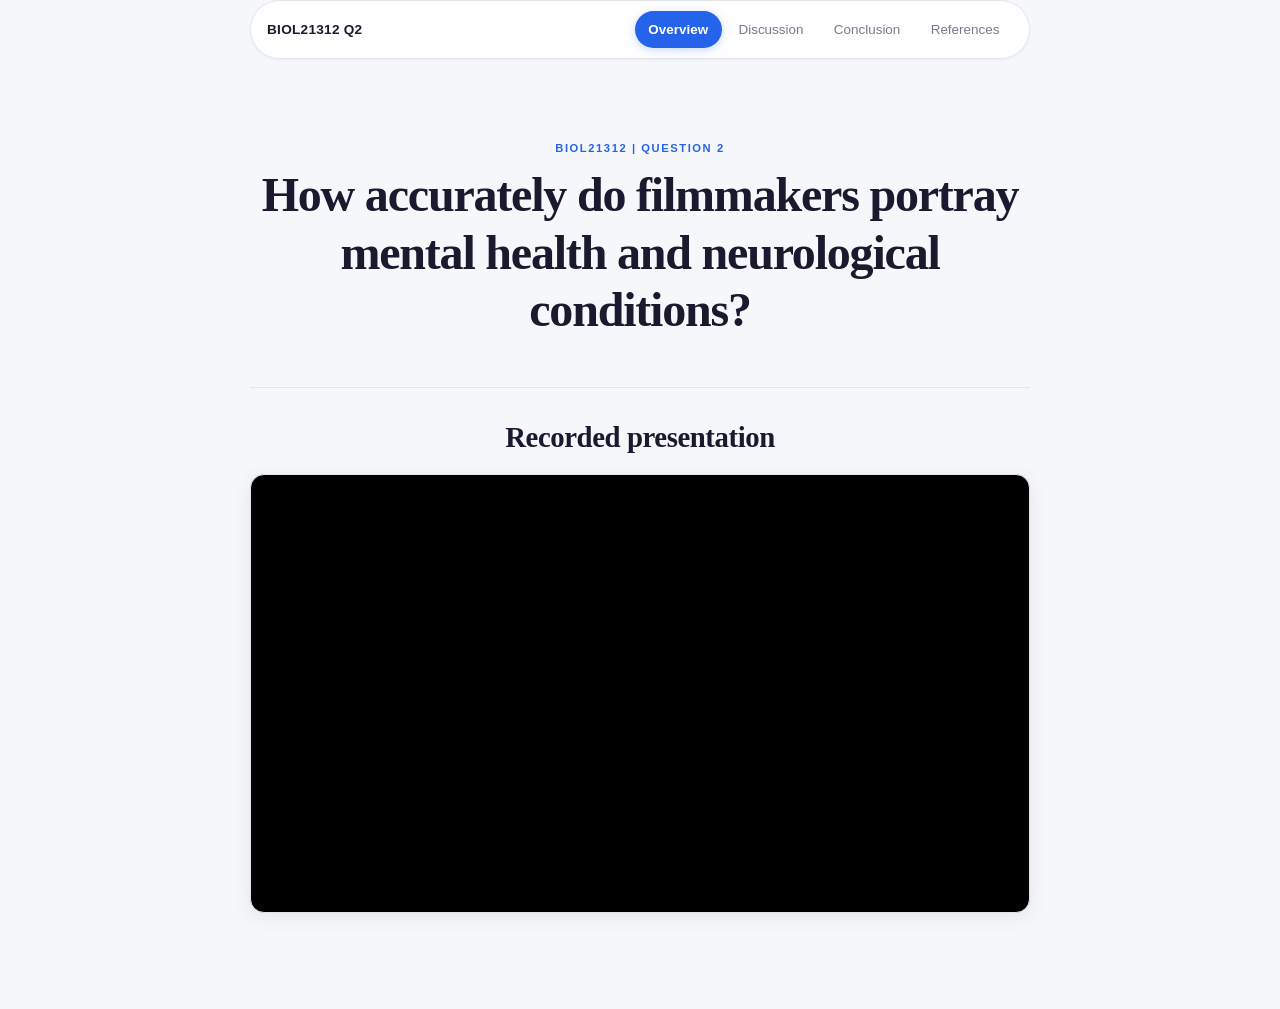
<file: index.html>
<!DOCTYPE html>
<html lang="en">
  <head>
    <meta charset="UTF-8" />
    <meta name="viewport" content="width=device-width, initial-scale=1.0" />
    <title>BIOL21312 Q2 | Film Reflection</title>
    <meta name="description" content="BIOL21312 Question 2 film reflection: how accurately do filmmakers portray mental health and neurological conditions?" />
    <link rel="stylesheet" href="./styles.css" />
  </head>
  <body>
    <div class="site-frame">
      <nav class="tab-bar" aria-label="Primary">
        <span class="tab-brand">BIOL21312 Q2</span>
        <div class="tab-buttons">
          <button data-tab="overview" class="tab-btn active" type="button">Overview</button>
          <button data-tab="discussion" class="tab-btn" type="button">Discussion</button>
          <button data-tab="conclusion" class="tab-btn" type="button">Conclusion</button>
          <a href="./references.html" class="tab-link">References</a>
        </div>
      </nav>

      <main>
        <div class="tab-view active" id="view-overview">
          <header class="hero">
            <p class="eyebrow">BIOL21312 | Question 2</p>
            <h1 id="hero-title"></h1>
            <p class="hero-intro" id="hero-intro"></p>
          </header>
          <section class="video-section">
            <h2 id="video-title"></h2>
            <p class="video-caption" id="video-caption"></p>
            <div class="video-shell" id="video-shell"></div>
          </section>
        </div>

        <div class="tab-view" id="view-discussion">
          <header class="view-header">
            <p class="eyebrow">BIOL21312 | Question 2</p>
            <h1>Discussion</h1>
            <p class="view-subtitle" id="discussion-intro"></p>
          </header>
          <div id="discussion-sections"></div>
        </div>

        <div class="tab-view" id="view-conclusion">
          <header class="view-header">
            <p class="eyebrow">BIOL21312 | Question 2</p>
            <h1>Conclusion</h1>
          </header>
          <div id="verdict-content"></div>
        </div>
      </main>
    </div>

    <script src="./content.js"></script>
    <script src="./app.js"></script>
  </body>
</html>
</file>
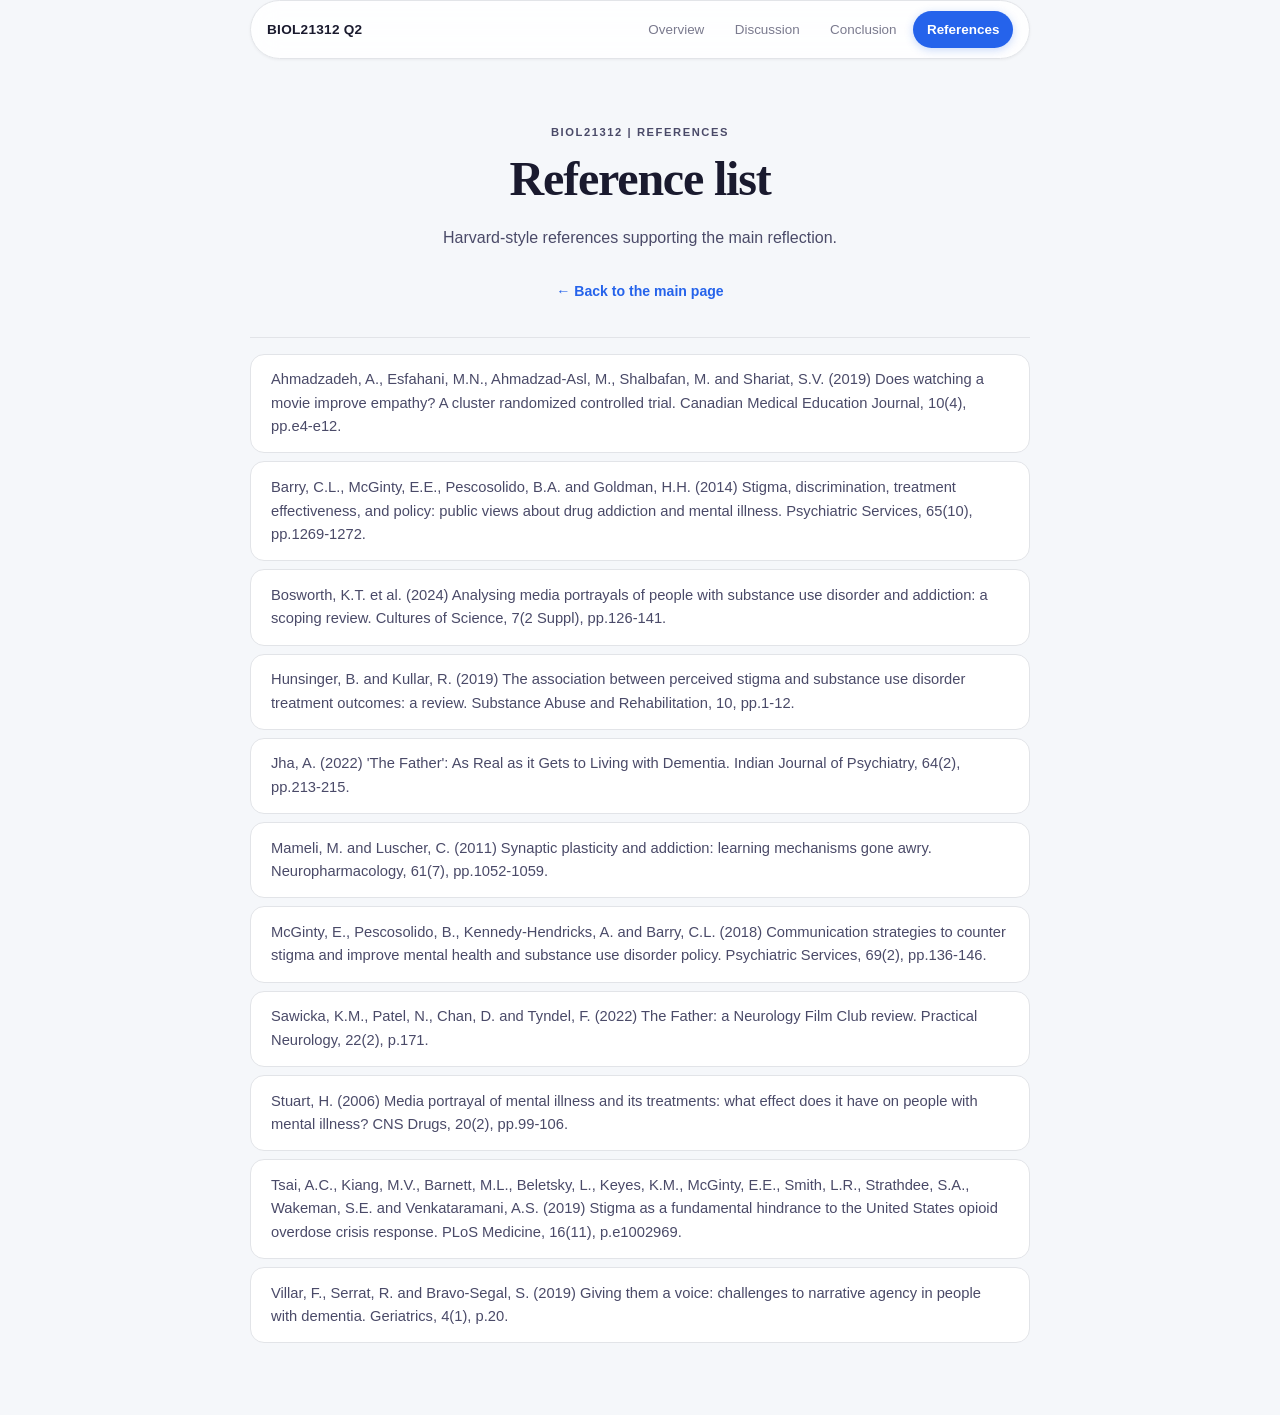
<file: references.html>
<!DOCTYPE html>
<html lang="en">
  <head>
    <meta charset="UTF-8" />
    <meta name="viewport" content="width=device-width, initial-scale=1.0" />
    <title>References | BIOL21312 Q2 Film Reflection</title>
    <link rel="stylesheet" href="./styles.css" />
  </head>
  <body class="references-page">
    <div class="site-frame">
      <nav class="tab-bar" aria-label="Primary">
        <span class="tab-brand">BIOL21312 Q2</span>
        <div class="tab-buttons">
          <a href="./index.html" class="tab-link">Overview</a>
          <a href="./index.html" class="tab-link">Discussion</a>
          <a href="./index.html" class="tab-link">Conclusion</a>
          <span class="tab-btn active" style="cursor:default">References</span>
        </div>
      </nav>

      <header class="ref-header">
        <p class="eyebrow">BIOL21312 | References</p>
        <h1>Reference list</h1>
        <p>Harvard-style references supporting the main reflection.</p>
        <a class="back-link" href="./index.html">&larr; Back to the main page</a>
      </header>

      <main class="references-list" id="references-list"></main>
    </div>

    <script src="./content.js"></script>
    <script src="./app.js"></script>
  </body>
</html>
</file>
<file: styles.css>
:root {
  --bg: #ffffff;
  --bg-alt: #f5f7fa;
  --bg-card: #ffffff;
  --bg-nav: rgba(255, 255, 255, 0.88);
  --text: #1a1a2e;
  --text-secondary: #4a4a68;
  --text-muted: #7a7a8e;
  --accent: #2563eb;
  --accent-soft: rgba(37, 99, 235, 0.08);
  --accent-hover: #1d4ed8;
  --border: #e2e4e8;
  --border-light: #eef0f2;
  --shadow-sm: 0 1px 3px rgba(0, 0, 0, 0.05);
  --shadow-md: 0 4px 20px rgba(0, 0, 0, 0.07);
  --radius: 0.875rem;
  --max-width: 780px;
  --font-serif: Georgia, "Times New Roman", serif;
  --font-sans: -apple-system, BlinkMacSystemFont, "Segoe UI", Roboto, "Helvetica Neue", Arial, sans-serif;
}

*, *::before, *::after { box-sizing: border-box; }
html { scroll-behavior: smooth; }

body {
  margin: 0;
  background: var(--bg-alt);
  color: var(--text);
  font-family: var(--font-sans);
  font-size: 1rem;
  line-height: 1.72;
  min-height: 100vh;
}

a { color: var(--accent); text-decoration: none; }
a:hover { color: var(--accent-hover); text-decoration: underline; }

.site-frame {
  width: min(calc(100% - 2rem), var(--max-width));
  margin: 0 auto;
  padding-bottom: 4rem;
}

/* ── Tab bar ── */
.tab-bar {
  position: sticky;
  top: 0;
  z-index: 50;
  display: flex;
  align-items: center;
  gap: 0.5rem;
  padding: 0.6rem 1rem;
  margin-bottom: 2rem;
  background: var(--bg-nav);
  backdrop-filter: blur(14px);
  border: 1px solid var(--border);
  border-radius: 999px;
  box-shadow: var(--shadow-sm);
}

.tab-brand {
  font-weight: 800;
  font-size: 0.85rem;
  color: var(--text);
  letter-spacing: 0.02em;
  margin-right: auto;
  white-space: nowrap;
}

.tab-buttons { display: flex; align-items: center; gap: 0.2rem; }

.tab-btn {
  appearance: none;
  border: none;
  background: transparent;
  color: var(--text-muted);
  font: inherit;
  font-size: 0.84rem;
  font-weight: 500;
  padding: 0.45rem 0.85rem;
  border-radius: 999px;
  cursor: pointer;
  transition: color 150ms, background 150ms;
  white-space: nowrap;
}

.tab-btn:hover { color: var(--text); background: var(--accent-soft); }

.tab-btn.active {
  color: #fff;
  background: var(--accent);
  font-weight: 700;
  box-shadow: 0 2px 8px rgba(37, 99, 235, 0.25);
}

.tab-link {
  font-size: 0.84rem;
  font-weight: 500;
  padding: 0.45rem 0.85rem;
  border-radius: 999px;
  color: var(--text-muted);
  transition: color 150ms;
  white-space: nowrap;
}

.tab-link:hover { color: var(--accent); text-decoration: none; }

/* ── Tab views ── */
.tab-view {
  display: none;
  animation: fadeIn 220ms ease forwards;
}

.tab-view.active { display: block; }

@keyframes fadeIn {
  from { opacity: 0; transform: translateY(6px); }
  to { opacity: 1; transform: translateY(0); }
}

/* ── Typography ── */
.eyebrow {
  margin: 0 0 0.5rem;
  font-size: 0.7rem;
  letter-spacing: 0.14em;
  text-transform: uppercase;
  color: var(--accent);
  font-weight: 700;
}

h1, h2, h3 {
  margin: 0;
  font-family: var(--font-serif);
  line-height: 1.2;
  color: var(--text);
}

h1 {
  font-size: clamp(2rem, 4.5vw, 3rem);
  letter-spacing: -0.025em;
  margin-bottom: 1rem;
}

h2 {
  font-size: clamp(1.3rem, 2.5vw, 1.8rem);
  letter-spacing: -0.015em;
}

h3 {
  font-size: 1.05rem;
  font-weight: 700;
  line-height: 1.3;
  margin: 0;
}

p { margin: 0 0 1rem; }

/* ── Hero (centered) ── */
.hero {
  text-align: center;
  padding: 3rem 0 2rem;
}

.hero-intro {
  color: var(--text-secondary);
  font-size: 1.05rem;
  line-height: 1.78;
  max-width: 60ch;
  margin: 0 auto;
}

/* ── Video (stacked, centered) ── */
.video-section {
  text-align: center;
  padding: 2rem 0;
  border-top: 1px solid var(--border);
}

.video-section h2 { margin-bottom: 0.4rem; }

.video-caption {
  color: var(--text-secondary);
  font-size: 0.92rem;
  margin-bottom: 1.25rem;
}

.video-shell {
  overflow: hidden;
  border-radius: var(--radius);
  border: 1px solid var(--border);
  box-shadow: var(--shadow-md);
  background: #000;
  aspect-ratio: 16 / 9;
}

.video-shell iframe { width: 100%; height: 100%; border: 0; display: block; }

/* ── View headers (centered) ── */
.view-header {
  text-align: center;
  padding: 3rem 0 2rem;
  border-bottom: 1px solid var(--border);
  margin-bottom: 1.5rem;
}

.view-subtitle {
  color: var(--text-secondary);
  font-size: 1rem;
  line-height: 1.75;
  max-width: 60ch;
  margin: 0 auto;
}

/* ── Discussion accordion ── */
.accordion-item {
  margin-bottom: 0.65rem;
  background: var(--bg-card);
  border: 1px solid var(--border);
  border-radius: var(--radius);
  box-shadow: var(--shadow-sm);
  overflow: hidden;
  transition: box-shadow 200ms;
}

.accordion-item:hover { box-shadow: var(--shadow-md); }

.accordion-header {
  display: flex;
  justify-content: space-between;
  align-items: center;
  gap: 1rem;
  padding: 1rem 1.25rem;
  cursor: pointer;
  user-select: none;
  transition: background 150ms;
}

.accordion-header:hover { background: var(--accent-soft); }

.accordion-header h3 {
  font-family: var(--font-sans);
  font-weight: 600;
  color: var(--text);
}

.accordion-item.open .accordion-header h3 { color: var(--accent); }

.accordion-chevron {
  flex-shrink: 0;
  width: 20px;
  height: 20px;
  display: flex;
  align-items: center;
  justify-content: center;
  color: var(--text-muted);
  font-size: 0.75rem;
  transition: transform 200ms, color 200ms;
}

.accordion-item.open .accordion-chevron {
  transform: rotate(180deg);
  color: var(--accent);
}

.accordion-body {
  max-height: 0;
  overflow: hidden;
  transition: max-height 350ms ease, padding 200ms ease;
  padding: 0 1.25rem;
}

.accordion-item.open .accordion-body {
  max-height: 800px;
  padding: 0 1.25rem 1.25rem;
}

.accordion-body p {
  color: var(--text-secondary);
  line-height: 1.78;
  font-size: 0.96rem;
}

.accordion-body p:first-child {
  border-top: 1px solid var(--border-light);
  padding-top: 0.85rem;
}

/* ── Conclusion ── */
#verdict-content {
  text-align: center;
}

.verdict-text {
  text-align: left;
  font-size: 1.02rem;
  line-height: 1.82;
  color: var(--text-secondary);
  max-width: 65ch;
  margin: 0 auto 2rem;
}

.verdict-note {
  text-align: left;
  font-size: 1.02rem;
  line-height: 1.82;
  color: var(--text-secondary);
  max-width: 65ch;
  margin: 0 auto 2.5rem;
}

.ranking-block {
  display: grid;
  gap: 1rem;
  max-width: 65ch;
  margin: 0 auto 2rem;
}

.ranking-card {
  text-align: left;
  padding: 1.25rem 1.5rem;
  background: var(--bg-card);
  border: 1px solid var(--border);
  border-radius: var(--radius);
  box-shadow: var(--shadow-sm);
}

.ranking-card strong {
  display: block;
  font-size: 1.1rem;
  margin-bottom: 0.2rem;
}

.ranking-line {
  display: block;
  font-size: 0.85rem;
  color: var(--accent);
  font-weight: 600;
  margin-bottom: 0.6rem;
}

.ranking-card p {
  font-size: 0.95rem;
  line-height: 1.7;
  color: var(--text-secondary);
  margin: 0;
}

/* ── References CTA ── */
.references-cta {
  display: flex;
  justify-content: space-between;
  align-items: center;
  gap: 1rem;
  padding: 1rem 1.25rem;
  margin-top: 2rem;
  background: var(--bg-card);
  border: 1px solid var(--border);
  border-radius: var(--radius);
  box-shadow: var(--shadow-sm);
}

.references-cta p { margin: 0; color: var(--text-muted); font-size: 0.92rem; }

.cta-btn {
  display: inline-flex;
  padding: 0.5rem 1.1rem;
  border-radius: 999px;
  background: var(--accent);
  color: #fff;
  font-weight: 700;
  font-size: 0.84rem;
  white-space: nowrap;
  transition: background 150ms;
  box-shadow: 0 2px 8px rgba(37, 99, 235, 0.2);
}

.cta-btn:hover { background: var(--accent-hover); text-decoration: none; }

/* ── References page ── */
.references-page { background: var(--bg-alt); color: var(--text); }
.references-page .site-frame { width: min(calc(100% - 2rem), var(--max-width)); }

.ref-header {
  text-align: center;
  padding: 2rem 0;
  border-bottom: 1px solid var(--border);
  margin-bottom: 1rem;
}

.ref-header p { color: var(--text-secondary); }

.back-link {
  display: inline-flex;
  margin-top: 0.75rem;
  color: var(--accent);
  font-weight: 600;
  font-size: 0.88rem;
}

.references-list { margin-top: 0; }

.references-entry {
  padding: 0.85rem 1.25rem;
  margin-bottom: 0.5rem;
  background: var(--bg-card);
  border: 1px solid var(--border);
  border-radius: var(--radius);
}

.references-entry p { color: var(--text-secondary); font-size: 0.92rem; line-height: 1.6; margin: 0; }

/* ── Responsive ── */
@media (max-width: 600px) {
  .site-frame { width: calc(100% - 1.25rem); }

  .tab-bar {
    border-radius: var(--radius);
    flex-wrap: wrap;
    padding: 0.5rem 0.75rem;
  }

  .tab-brand { width: 100%; margin-bottom: 0.2rem; }
  .tab-buttons { flex-wrap: wrap; gap: 0.15rem; }
  .tab-btn, .tab-link { font-size: 0.76rem; padding: 0.35rem 0.65rem; }

  h1 { font-size: 1.8rem; }

  .accordion-header { padding: 0.85rem 1rem; }
  .accordion-body { padding-left: 1rem; padding-right: 1rem; }
  .accordion-item.open .accordion-body { padding: 0 1rem 1rem; }

  .references-cta { flex-direction: column; align-items: flex-start; }
}

@media (prefers-reduced-motion: reduce) {
  .tab-view { animation: none; }
  .accordion-body { transition: none; }
  .accordion-chevron { transition: none; }
}
</file>
